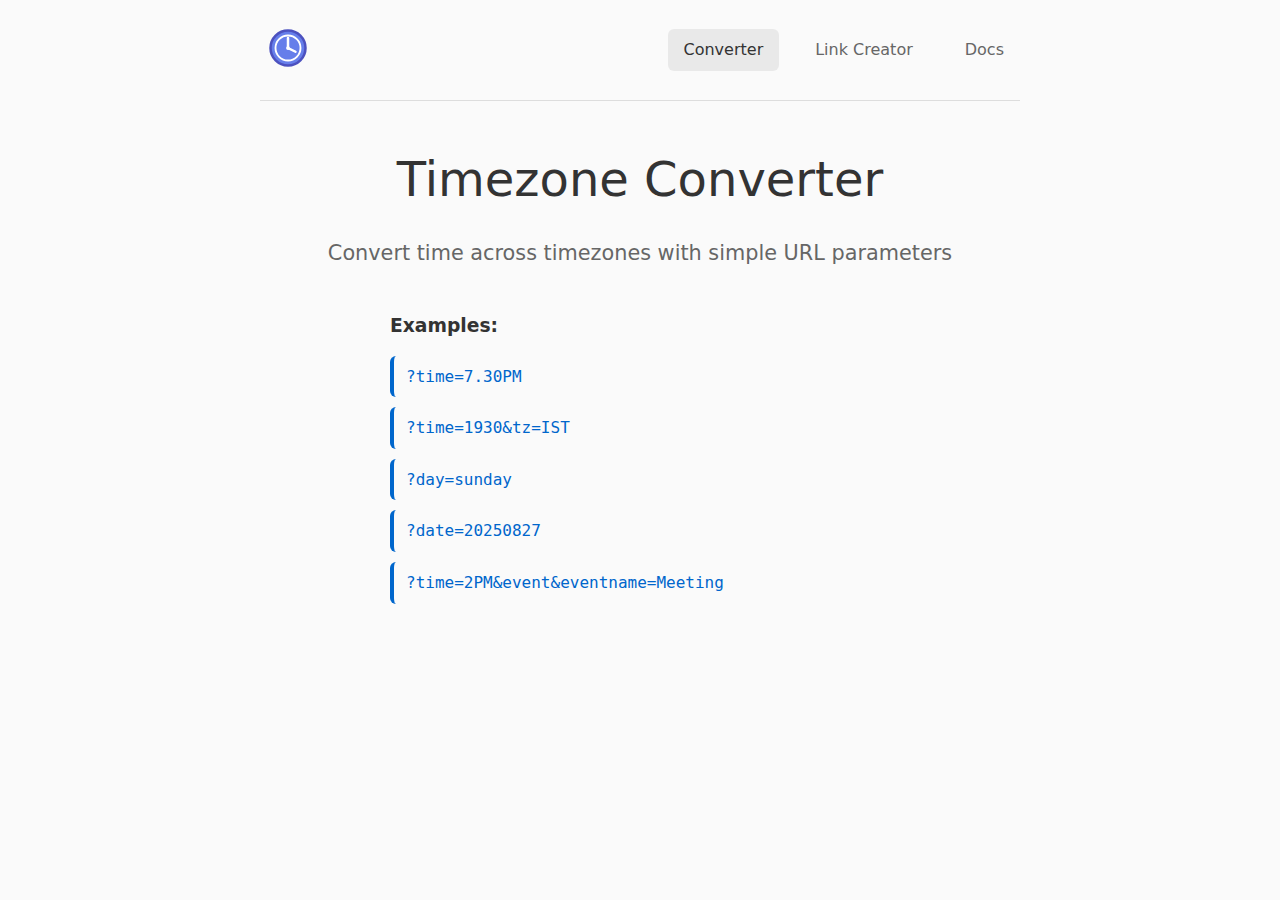
<file: index.html>
<!DOCTYPE html>
<html lang="en">
<head>
    <meta charset="UTF-8">
    <meta name="viewport" content="width=device-width, initial-scale=1.0">
    <title>Timezone Converter</title>
    <link rel="icon" type="image/svg+xml" href="logo.svg">
    <link rel="stylesheet" href="css/style.css">
</head>
<body>
    <div class="container">
        <header>
            <div class="logo">
                <a href="/"><img src="logo.svg" alt="Timezone Converter" class="logo-img"></a>
            </div>
            <nav id="navigation">
                <a href="/" class="nav-link active">Converter</a>
                <a href="/creator.html" class="nav-link">Link Creator</a>
                <a href="/docs.html" class="nav-link">Docs</a>
            </nav>
        </header>

        <main id="converter-view">
            <div class="result-card" id="result-card" style="display: none;">
                <div class="time-display" id="time-display"></div>
                <div class="date-display" id="date-display"></div>
                <div class="timezone-display" id="timezone-display"></div>
                <div class="countdown" id="countdown" style="display: none;"></div>
                <button id="download-btn" class="download-btn" style="display: none;">
                    📅 Add to Calendar
                </button>
            </div>

            <div class="welcome" id="welcome">
                <h1>Timezone Converter</h1>
                <p>Convert time across timezones with simple URL parameters</p>
                <div class="examples">
                    <h3>Examples:</h3>
                    <div class="example-links">
                        <a href="?time=7.30PM">?time=7.30PM</a>
                        <a href="?time=1930&tz=IST">?time=1930&tz=IST</a>
                        <a href="?day=sunday">?day=sunday</a>
                        <a href="?date=20250827">?date=20250827</a>
                        <a href="?time=2PM&event&eventname=Meeting">?time=2PM&event&eventname=Meeting</a>
                    </div>
                </div>
            </div>
        </main>
    </div>

    <script src="js/timezones.js"></script>
    <script src="js/ical.js"></script>
    <script src="js/app.js"></script>
</body>
</html>
</file>
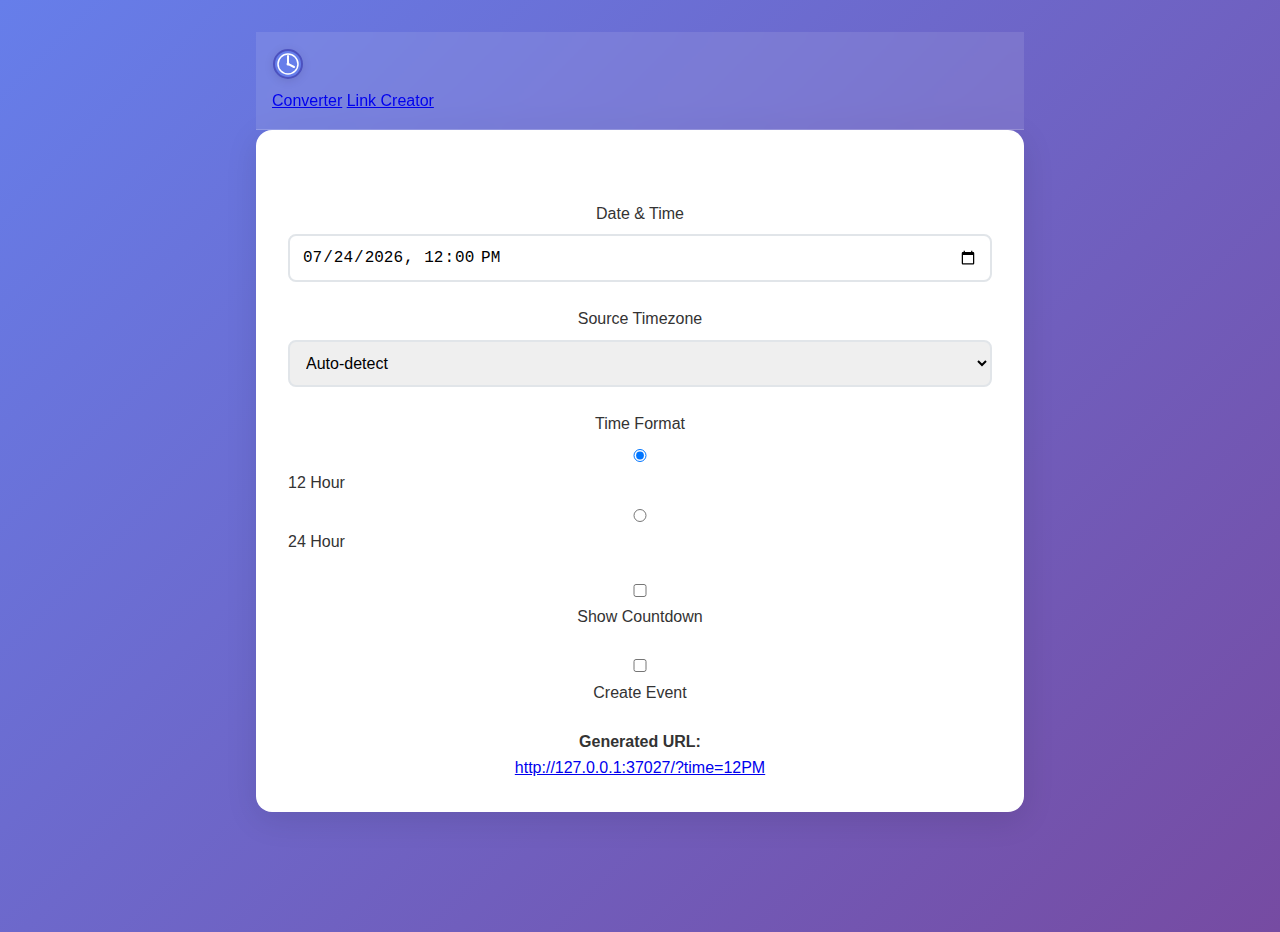
<file: creator.html>
<!DOCTYPE html>
<html lang="en">
<head>
    <meta charset="UTF-8">
    <meta name="viewport" content="width=device-width, initial-scale=1.0">
    <title>Link Creator - Timezone Converter</title>
    <link rel="icon" type="image/svg+xml" href="logo.svg">
    <link rel="stylesheet" href="style.css">
</head>
<body>
    <div class="container">
        <header>
            <div class="logo">
                <a href="./"><img src="logo.svg" alt="Timezone Converter" class="logo-img"></a>
            </div>
            <nav>
                <a href="/" class="nav-link">Converter</a>
                <a href="/creator.html" class="nav-link active">Link Creator</a>
            </nav>
        </header>

        <main>
            <div class="result-card">
                <h1>Create Timezone Link</h1>
                <form id="link-form">
                    <div class="form-group">
                        <label for="datetime">Date & Time</label>
                        <input type="datetime-local" id="datetime" class="form-control">
                    </div>

                    <div class="form-group">
                        <label for="timezone">Source Timezone</label>
                        <select id="timezone" class="form-control">
                            <option value="">Auto-detect</option>
                        </select>
                    </div>

                    <div class="form-group">
                        <label>Time Format</label>
                        <div class="checkbox-group">
                            <div class="checkbox-item">
                                <input type="radio" id="format12" name="format" value="12" checked>
                                <label for="format12">12 Hour</label>
                            </div>
                            <div class="checkbox-item">
                                <input type="radio" id="format24" name="format" value="24">
                                <label for="format24">24 Hour</label>
                            </div>
                        </div>
                    </div>

                    <div class="form-group">
                        <div class="checkbox-item">
                            <input type="checkbox" id="countdown">
                            <label for="countdown">Show Countdown</label>
                        </div>
                    </div>

                    <div class="form-group">
                        <div class="checkbox-item">
                            <input type="checkbox" id="event">
                            <label for="event">Create Event</label>
                        </div>
                    </div>

                    <div id="event-options" style="display: none;">
                        <div class="form-group">
                            <label for="eventname">Event Name</label>
                            <input type="text" id="eventname" class="form-control" placeholder="Meeting">
                        </div>

                        <div class="form-group">
                            <label for="eventdesc">Event Description</label>
                            <textarea id="eventdesc" class="form-control" placeholder="Event details..."></textarea>
                        </div>

                        <div class="form-group">
                            <label for="endtime">End Date & Time</label>
                            <input type="datetime-local" id="endtime" class="form-control">
                        </div>

                        <div class="form-group">
                            <label for="endtimezone">End Timezone</label>
                            <select id="endtimezone" class="form-control">
                                <option value="">Same as start</option>
                            </select>
                        </div>
                    </div>
                </form>

                <div class="generated-url" id="generated-url">
                    Configure options above to generate a link
                </div>
            </div>
        </main>
    </div>

    <script src="js/timezones.js"></script>
    <script src="js/creator.js"></script>
</body>
</html>
</file>
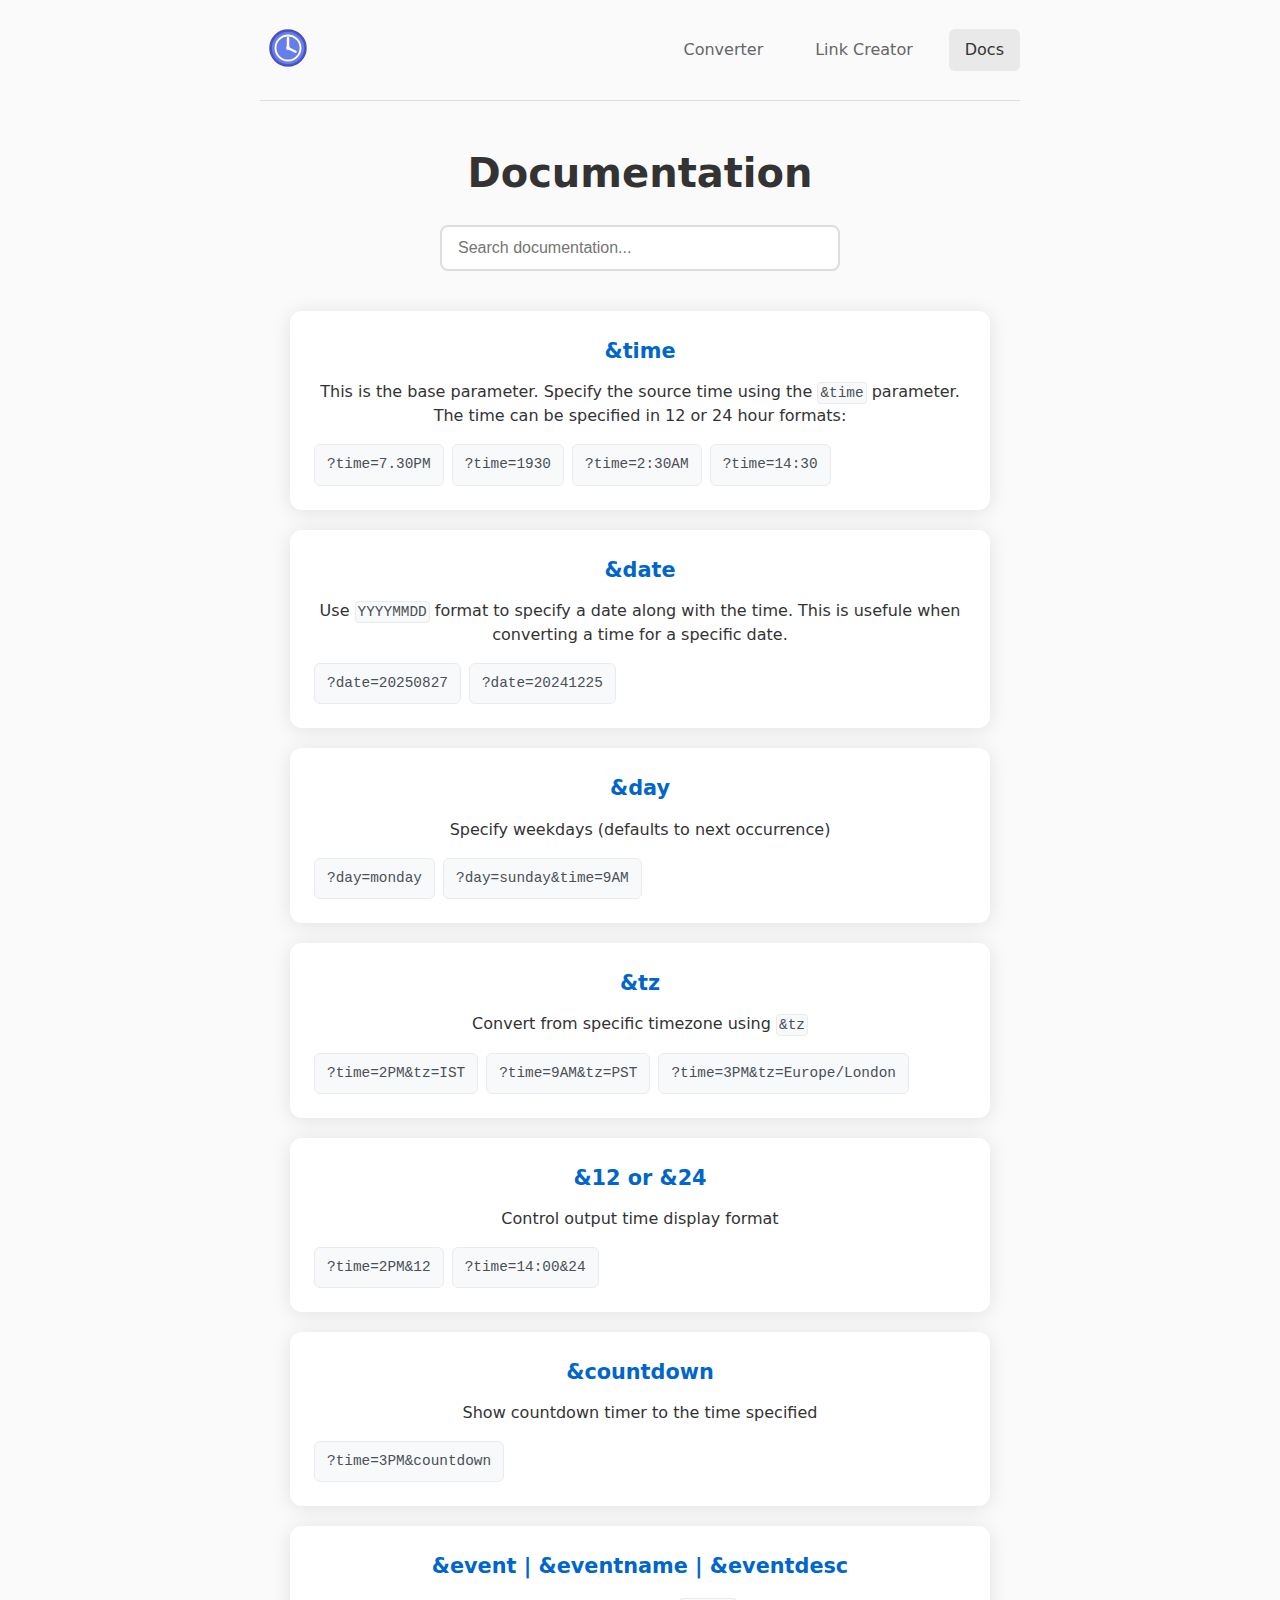
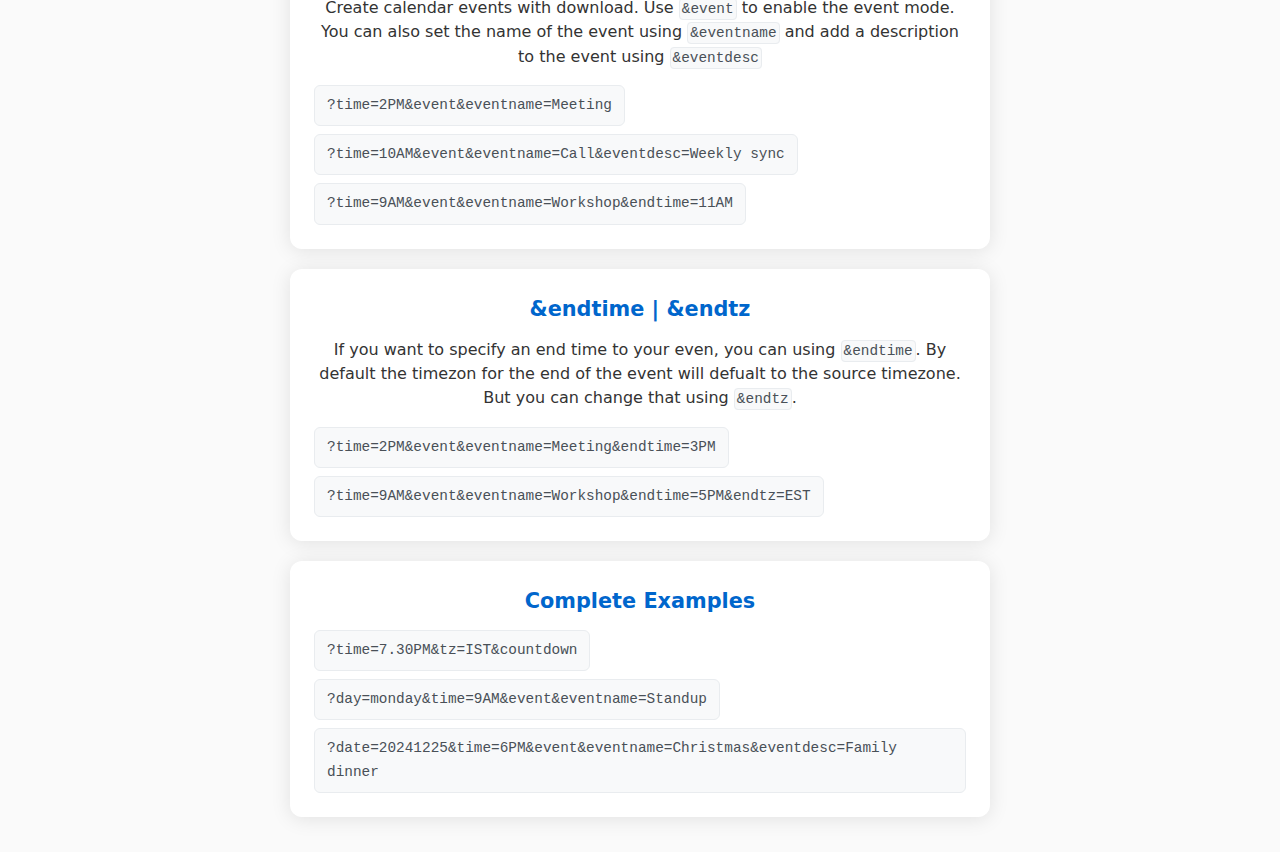
<file: docs.html>
<!DOCTYPE html>
<html lang="en">
<head>
    <meta charset="UTF-8">
    <meta name="viewport" content="width=device-width, initial-scale=1.0">
    <title>Documentation - Timezone Converter</title>
    <link rel="icon" type="image/svg+xml" href="logo.svg">
    <link rel="stylesheet" href="css/style.css">
    <link rel="stylesheet" href="css/docs.css">
</head>
<body>
    <div class="container">
        <header>
            <div class="logo">
                <a href="/"><img src="logo.svg" alt="Timezone Converter" class="logo-img"></a>
            </div>
            <nav>
                <a href="/" class="nav-link">Converter</a>
                <a href="/creator.html" class="nav-link">Link Creator</a>
                <a href="/docs.html" class="nav-link active">Docs</a>
            </nav>
        </header>

        <main>
            <div class="docs-header">
                <h1>Documentation</h1>
                <div class="search-box">
                    <input type="text" id="search" placeholder="Search documentation..." />
                </div>
            </div>

            <div class="docs-content">
                <section class="doc-section" data-keywords="time parameter format">
                    <h2>&time</h2>
                    <p>This is the base parameter. Specify the source time using the <code>&time</code> parameter. The time can be specified in 12 or 24 hour formats:</p>
                    <div class="code-examples">
                        <a href="/?time=7.30PM">?time=7.30PM</a>
                        <a href="/?time=1930">?time=1930</a>
                        <a href="/?time=2:30AM">?time=2:30AM</a>
                        <a href="/?time=14:30">?time=14:30</a>
                    </div>
                </section>

                <section class="doc-section" data-keywords="date parameter format">
                    <h2>&date</h2>
                    <p>Use <code>YYYYMMDD</code> format to specify a date along with the time. This is usefule when converting a time for a specific date.</p>
                    <div class="code-examples">
                        <a href="/?date=20250827">?date=20250827</a>
                        <a href="/?date=20241225">?date=20241225</a>
                    </div>
                </section>

                <section class="doc-section" data-keywords="day parameter weekday">
                    <h2>&day</h2>
                    <p>Specify weekdays (defaults to next occurrence)</p>
                    <div class="code-examples">
                        <a href="/?day=monday">?day=monday</a>
                        <a href="/?day=sunday&time=9AM">?day=sunday&time=9AM</a>
                    </div>
                </section>

                <section class="doc-section" data-keywords="timezone parameter tz">
                    <h2>&tz</h2>
                    <p>Convert from specific timezone using <code>&tz</code></p>
                    <div class="code-examples">
                        <a href="/?time=2PM&tz=IST">?time=2PM&tz=IST</a>
                        <a href="/?time=9AM&tz=PST">?time=9AM&tz=PST</a>
                        <a href="/?time=3PM&tz=Europe/London">?time=3PM&tz=Europe/London</a>
                    </div>
                </section>

                <section class="doc-section" data-keywords="format 12 24 hour">
                    <h2>&12 or &24</h2>
                    <p>Control output time display format</p>
                    <div class="code-examples">
                        <a href="/?time=2PM&12">?time=2PM&12</a>
                        <a href="/?time=14:00&24">?time=14:00&24</a>
                    </div>
                </section>

                <section class="doc-section" data-keywords="countdown timer">
                    <h2>&countdown</h2>
                    <p>Show countdown timer to the time specified</p>
                    <div class="code-examples">
                        <a href="/?time=3PM&countdown">?time=3PM&countdown</a>
                    </div>
                </section>

                <section class="doc-section" data-keywords="event calendar ical">
                    <h2>&event | &eventname | &eventdesc</h2>
                    <p>Create calendar events with download. Use <code>&event</code> to enable the event mode. You can also set the name of the event using <code>&eventname</code> and add a description to the event using <code>&eventdesc</code></p>
                    <div class="code-examples">
                        <a href="/?time=2PM&event&eventname=Meeting">?time=2PM&event&eventname=Meeting</a>
                        <a href="/?time=10AM&event&eventname=Call&eventdesc=Weekly sync">?time=10AM&event&eventname=Call&eventdesc=Weekly sync</a>
                        <a href="/?time=9AM&event&eventname=Workshop&endtime=11AM">?time=9AM&event&eventname=Workshop&endtime=11AM</a>
                    </div>
                </section>

                <section class="doc-section" data-keywords="end time duration">
                    <h2>&endtime | &endtz</h2>
                    <p>If you want to specify an end time to your even, you can using <code>&endtime</code>. By default the timezon for the end of the event will defualt to the source timezone. But you can change that using <code>&endtz</code>.</p>
                    <div class="code-examples">
                        <a href="/?time=2PM&event&eventname=Meeting&endtime=3PM">?time=2PM&event&eventname=Meeting&endtime=3PM</a>
                        <a href="/?time=9AM&event&eventname=Workshop&endtime=5PM&endtz=EST">?time=9AM&event&eventname=Workshop&endtime=5PM&endtz=EST</a>
                    </div>
                </section>

                <section class="doc-section" data-keywords="examples usage">
                    <h2>Complete Examples</h2> 
                    <div class="code-examples">
                        <a href="/?time=7.30PM&tz=IST&countdown">?time=7.30PM&tz=IST&countdown</a>
                        <a href="/?day=monday&time=9AM&event&eventname=Standup">?day=monday&time=9AM&event&eventname=Standup</a>
                        <a href="/?date=20241225&time=6PM&event&eventname=Christmas&eventdesc=Family dinner">?date=20241225&time=6PM&event&eventname=Christmas&eventdesc=Family dinner</a>
                    </div>
                </section>
            </div>
        </main>
    </div>

    <script src="js/docs.search.js"></script>
</body>
</html>
</file>
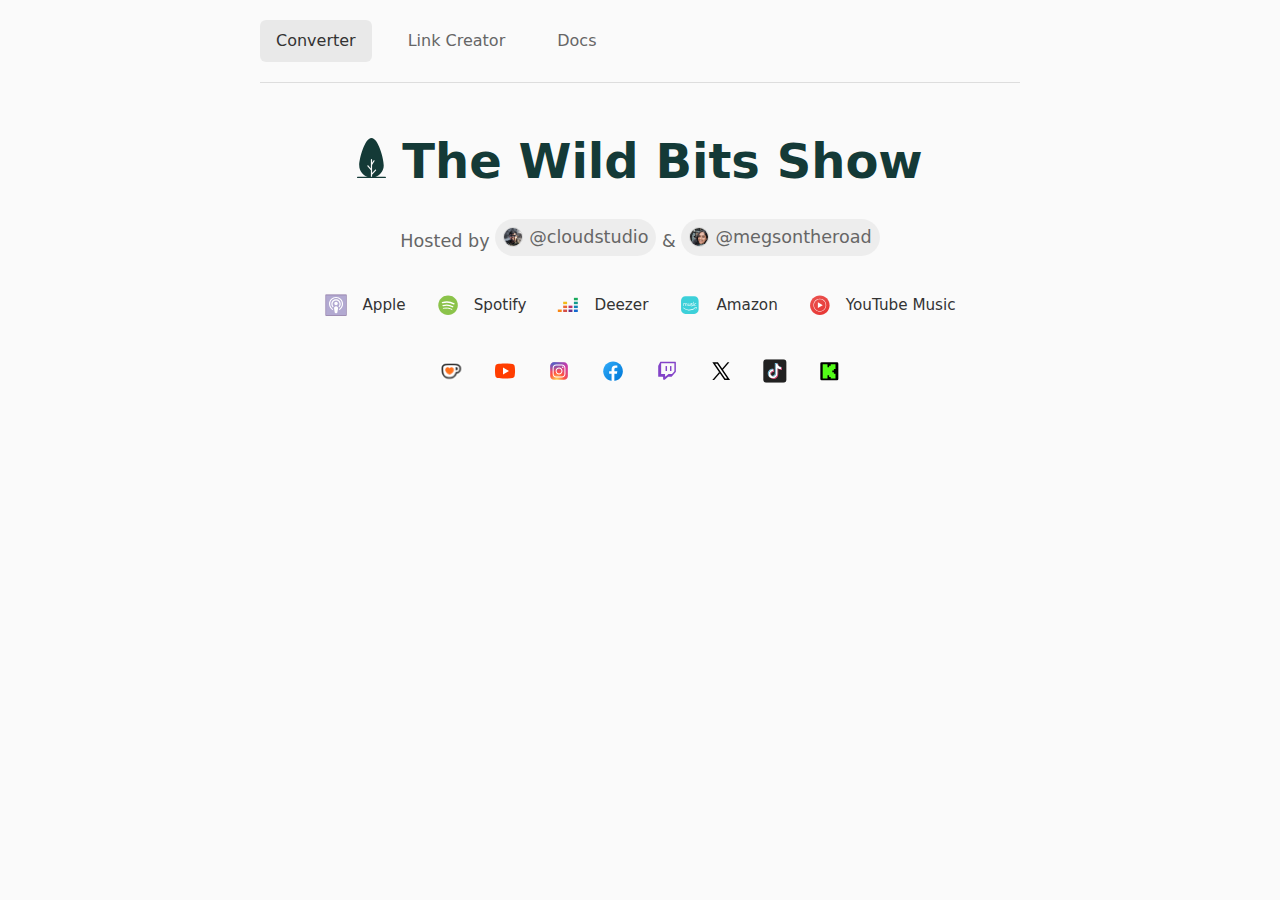
<file: show.html>
<!DOCTYPE html>
<html lang="en">
<head>
    <meta charset="UTF-8">
    <meta name="viewport" content="width=device-width, initial-scale=1.0">
    
    <!-- Google SEO Meta Tags -->
    <meta name="description" content="Convert time across timezones with simple URL parameters. Easy timezone conversion tool with calendar integration and link sharing capabilities.">
    <meta name="keywords" content="timezone converter, time converter, timezone, time, calendar, UTC, IST, EST, PST, GMT">
    <meta name="author" content="Timezone Converter">
    <meta name="robots" content="index, follow">
    <meta name="googlebot" content="index, follow">
    
    <!-- Open Graph Meta Tags for Social Media -->
    <meta property="og:title" content="time.dmg.li">
    <meta property="og:description" content="Convert time across timezones with simple URL parameters. Easy timezone conversion tool with calendar integration and link sharing capabilities.">
    <meta property="og:type" content="website">
    <meta property="og:url" content="https://time.dmg.li">
    <meta property="og:image" content="https://time.dmg.li/media/time.dmg.li.png">
    <meta property="og:image:width" content="1200">
    <meta property="og:image:height" content="630">
    <meta property="og:site_name" content="time.dmg.li">
    
    <!-- Twitter Card Meta Tags -->
    <meta name="twitter:card" content="summary_large_image">
    <meta name="twitter:title" content="Timezone Converter">
    <meta name="twitter:description" content="Convert time across timezones with simple URL parameters. Easy timezone conversion tool with calendar integration and link sharing capabilities.">
    <meta name="twitter:image" content="https://time.dmg.li/media/time.dmg.li.png">
    
    <!-- Additional SEO Meta Tags -->
    <meta name="theme-color" content="#007bff">
    <meta name="msapplication-TileColor" content="#007bff">
    <link rel="canonical" href="https://time.dmg.li">
    
    <title>The Wild Bits Show</title>
    <link rel="icon" type="image/svg+xml" href="/media/twb/logomark-dark.svg">
    <link rel="stylesheet" href="css/style.css">

    <style>
        .header { display: flex; justify-content: space-between; align-items: center; margin-bottom: 40px; padding-bottom: 20px; }
        .logo { display: flex; align-items: center; padding: 8px 8px 4px; border-radius: 6px; }
        .logo:hover { background: var(--hover-bg); }
        .logo-img { height: 40px; width: auto; }
        .show-logo { font-size: 3rem; font-weight: bold; color: #143a37; margin-bottom: 20px; text-align: center; }
        .show-logo svg { height: 60px; width: auto; margin-right: 15px; vertical-align: middle; }
        .hosted-by { text-align: center; color: var(--text-color-secondary); margin-bottom: 30px; font-size: 1.1rem; }
        .show-info { background: var(--card-bg); border-radius: 12px; padding: 30px; box-shadow: var(--shadow); margin-bottom: 20px; }
        .live-status { background: #143a37; color: white; padding: 15px; border-radius: 8px; margin: 20px 0; font-size: 1.5rem; font-weight: bold; }
        .youtube-embed { margin: 20px 0; }
        .comment-section { background: var(--card-bg); border-radius: 12px; padding: 20px; margin-top: 20px; }
        .comment-form { display: flex; gap: 10px; margin-top: 15px; }
        .comment-form input { flex: 1; padding: 10px; border: 1px solid var(--border-color); border-radius: 6px; }
        .comment-form button { padding: 10px 20px; background: var(--accent-color); color: white; border: none; border-radius: 6px; cursor: pointer; }
        .logo { display: none; }

        /* New styles for app & social link blocks */
        .links-row { display:flex; justify-content:center; gap:28px; align-items:center; margin-top: 18px; margin-bottom: 6px; flex-wrap:wrap; }
        .apps, .socials { display:flex; gap:12px; align-items:center; }
        .app-link, .social-link { display:inline-flex; align-items:center; gap:8px; padding:6px 8px; border-radius:8px; text-decoration:none; color:inherit; font-size:0.95rem; border:1px solid transparent; transition:background .15s, box-shadow .15s, transform .06s; }
        .app-link svg, .social-link svg { width:22px; height:22px; display:block; }
        .app-link:hover, .social-link:hover { transform: translateY(-2px); box-shadow: 0 6px 16px rgba(0,0,0,0.08); background: rgba(0,0,0,0.02); border-color: rgba(0,0,0,0.04); }
        .apps .label { display:none; } /* hide text label on small apps area to keep compact; remove if you want labels visible */
        .hosted-by a { display: inline-flex; align-items: center; gap: 6px; text-decoration: none; color: inherit; padding: 4px 8px; border-radius: 20px; background: rgba(0,0,0,0.05); transition: all 0.2s ease; }
        .hosted-by a:hover { background: rgba(0,0,0,0.1); transform: translateY(-1px); }
        .hosted-by img { width: 20px; height: 20px; border-radius: 50%; border: 1px solid rgba(0,0,0,0.1); object-fit: cover; }
        @media (min-width:720px) {
            .apps .label { display:inline-block; font-size:0.95rem; margin-left:6px; }
        }
    </style>
</head>
<body>
    <div class="container">
        <header>
            <div class="logo">
                <a href="/"><img src="logo.svg" alt="Timezone Converter" class="logo-img"></a>
            </div>
            <nav id="navigation">
                <a href="/" class="nav-link active">Converter</a>
                <a href="/creator.html" class="nav-link">Link Creator</a>
                <a href="/docs.html" class="nav-link">Docs</a>
            </nav>
        </header>

        <main id="converter-view">
            <div class="show-logo">
                <img src="media/twb/logomark-dark.svg" alt="Timezone Converter" class="logo-img">
                The Wild Bits Show
            </div>

            <div class="hosted-by">
                Hosted by <a href="https://www.instagram.com/cloudstudio/"><img src="media/twb/cloudstudio.png" alt="@cloudstudio" onerror="this.style.display='none'">@cloudstudio</a> 
                & 
                <a href="https://www.instagram.com/megsontheroad/"><img src="media/twb/megsontheroad.png" alt="@megsontheroad" onerror="this.style.display='none'">@megsontheroad</a>
            </div>

            <!-- INSERTED: Podcast app links + social links -->
            <div class="links-row" aria-hidden="false">
                <div class="apps" role="list" aria-label="Podcast apps">
                    <!-- Apple Podcasts -->
                    <a class="app-link" role="listitem" href="https://podcasts.apple.com/in/podcast/the-wild-bits-show/id1826380029" target="_blank" title="Apple Podcasts" aria-label="Apple Podcasts">
                        <!-- Apple Podcasts SVG (simplified) -->
                        <img src="media/twb/podcasts-podcasts.svg" alt="Apple Podcasts" width="24" height="24">
                        <span class="label">Apple</span>
                    </a>

                    <!-- Spotify -->
                    <a class="app-link" role="listitem" href="https://open.spotify.com/show/2GJof19NuiOV5RYATX5pQV" target="_blank" title="Spotify" aria-label="Spotify">
                        <img src="media/twb/podcasts-spotify.svg" alt="Spotify" width="24" height="24">
                        <span class="label">Spotify</span>
                    </a>

                    <!-- Deezer -->
                    <a class="app-link" role="listitem" href="https://deezer.com/show/1002035561" target="_blank" title="Deezer" aria-label="Deezer">
                        <img src="media/twb/podcasts-deezer.svg" alt="Deezer" width="24" height="24">
                        <span class="label">Deezer</span>
                    </a>

                    <!-- Amazon Music -->
                    <a class="app-link" role="listitem" href="https://music.amazon.in/podcasts/3892250c-1974-426b-8804-e9528a6b7777/the-wild-bits-show" target="_blank" title="Amazon Music" aria-label="Amazon Music">
                        <img src="media/twb/podcasts-amazon_music.svg" alt="Amazon Music" width="24" height="24">
                        <span class="label">Amazon</span>
                    </a>

                    <!-- YouTube Music -->
                    <a class="app-link" role="listitem" href="https://music.youtube.com/playlist?list=PL7P-i-Q5_VukYcba664yuabh7ALTKaw-d" target="_blank" title="YouTube Music" aria-label="YouTube Music">
                        <img src="media/twb/podcasts-youtube_music.svg" alt="YouTube Music" width="24" height="24">
                        <span class="label">YouTube Music</span>
                    </a>
                </div>

                <div class="socials" role="list" aria-label="Social links">
                    <!-- Ko-fi -->
                    <a class="social-link" role="listitem" href="https://ko-fi.com/thewildbits" target="_blank" title="Ko-fi" aria-label="Ko-fi">
                        <img src="media/twb/ko-fi.svg" alt="Ko-fi" width="24" height="24">
                    </a>

                    <!-- YouTube -->
                    <a class="social-link" role="listitem" href="https://www.youtube.com/@thewildbits" target="_blank" title="YouTube" aria-label="YouTube">
                        <img src="media/twb/social-youtube.svg" alt="YouTube" width="24" height="24">
                    </a>

                    <!-- Instagram -->
                    <a class="social-link" role="listitem" href="https://www.instagram.com/thewildbitsprod/" target="_blank" title="Instagram" aria-label="Instagram">
                        <img src="media/twb/social-instagram.svg" alt="Instagram" width="24" height="24">
                    </a>

                    <!-- Facebook -->
                    <a class="social-link" role="listitem" href="https://www.facebook.com/thewildbitsprod/" target="_blank" title="Facebook" aria-label="Facebook">
                        <img src="media/twb/social-facebook.svg" alt="Facebook" width="24" height="24">
                    </a>

                    <!-- Twitch -->
                    <a class="social-link" role="listitem" href="https://www.twitch.tv/thewildbitsprod/" target="_blank" title="Twitch" aria-label="Twitch">
                        <img src="media/twb/social-twitch.svg" alt="Twitch" width="24" height="24">
                    </a>

                    <!-- X (Twitter) -->
                    <a class="social-link" role="listitem" href="https://x.com/thewildbitsprod" target="_blank" title="X (Twitter)" aria-label="X">
                        <img src="media/twb/social-x.svg" alt="X" width="24" height="24">
                    </a>

                    <!-- TikTok -->
                    <a class="social-link" role="listitem" href="https://www.tiktok.com/@thewildbitsprod" target="_blank" title="TikTok" aria-label="TikTok">
                        <img src="media/twb/social-tiktok.svg" alt="TikTok" width="24" height="24">
                    </a>

                    <!-- Kick -->
                    <a class="social-link" role="listitem" href="https://www.kick.com/thewildbitsprod" target="_blank" title="Kick" aria-label="Kick">
                        <img src="media/twb/social-kick.svg" alt="Kick" width="24" height="24">
                    </a>
                </div>
            </div>
            <!-- END INSERT -->

            <br><br>

            <div class="result-card" id="result-card" style="display: none;">
                <iframe 
                    src="https://www.youtube.com/embed/live_stream?channel=UCViBwsOJfQRkVjmKuYLgjqA&autoplay=1" 
                    title="The Wild Bits Show"
                    id="twb-show-live-embed"
                    frameborder="0" 
                    allow="accelerometer; autoplay; clipboard-write; encrypted-media; gyroscope; picture-in-picture; web-share" 
                    referrerpolicy="strict-origin-when-cross-origin" 
                    allowfullscreen
                    style="width:100%; aspect-ratio:16/9; border:0;display:none;">
                </iframe>
                <div class="time-display" id="time-display"></div>
                <div class="date-display" id="date-display"></div>
                <div class="timezone-display" id="timezone-display"></div>
                <div class="countdown" id="countdown" style="display: none;"></div>
                <button id="download-btn" class="download-btn" style="display: none;">
                    📅 Add to Calendar
                </button>
            </div>

            <div class="welcome" id="welcome"></div>
        </main>
    </div>
    
    <script src="js/timezones.js"></script>
    <script src="js/ical.js"></script>
    <script src="js/app.js"></script>
    <script>
        const observer = new MutationObserver(() => {
            const element = document.getElementById('countdown');
            if (element && element.textContent.trim() === 'Event has started!') {
                ['time-display', 'date-display', 'timezone-display'].forEach(id => document.getElementById(id)?.style.setProperty('display', 'none'));
                document.getElementById('twb-show-live-embed').style.display = 'block';
                observer.disconnect();
            }
        });
        observer.observe(document.body, {childList: true, subtree: true, characterData: true});
    </script>
</body>
</html>
</file>
<file: css/style.css>
:root {
  --primary-font: 'Segoe UI', system-ui, sans-serif;
  --text-color: #333;
  --text-color-secondary: #666;
  --bg-color: #fafafa;
  --border-color: #ddd;
  --hover-bg: #e9e9e9;
  --card-bg: white;
  --code-bg: #f8f9fa;
  --code-text-color: #495057;
  --code-bg-hover: #ebebeb;
  --example-bg-hover: #e9f5ff;
  --accent-color: #0066cc;
  --shadow: 0 2px 20px rgba(0,0,0,0.1);
}

* { margin: 0; padding: 0; box-sizing: border-box; }
body { font-family: var(--primary-font); line-height: 1.6; color: var(--text-color); background: var(--bg-color); }
.container { max-width: 800px; margin: 0 auto; padding: 20px; min-height: 100vh; }
header { display: flex; justify-content: space-between; align-items: center; margin-bottom: 40px; padding-bottom: 20px; border-bottom: 1px solid var(--border-color); }
.logo { display: flex; align-items: center; padding: 8px 8px 4px; border-radius: 6px;}
.logo:hover { background: var(--hover-bg); }
.logo-img { height: 40px; width: auto; }
nav { display: flex; gap: 20px; }
.nav-link { text-decoration: none; color: var(--text-color-secondary); font-weight: 500; padding: 8px 16px; border-radius: 6px; transition: all 0.2s; }
.nav-link:hover, .nav-link.active { color: var(--text-color); background: var(--hover-bg); }
main { text-align: center; }
.result-card { background: var(--card-bg); border-radius: 12px; padding: 40px; box-shadow: var(--shadow); margin-bottom: 40px; }
.time-display { font-size: 5rem; font-weight: 700; color: var(--text-color); margin-bottom: 10px; }
.date-display { font-size: 1.5rem; color: #666; margin-bottom: 5px; }
.timezone-display { font-size: 1.2rem; color: #888; margin-bottom: 20px; }
.countdown { font-size: 2rem; color: var(--text-color); margin: 20px 0; padding: 20px; background: var(--code-bg); border-radius: 8px; border: 1px solid #e9ecef; }
.download-btn { background: var(--text-color); color: var(--bg-color); border: none; padding: 12px 24px; border-radius: 8px; font-size: 1.1rem; cursor: pointer; transition: all 0.2s; }
.download-btn:hover { background: var(--code-text-color); }
.welcome h1 { font-size: 3rem; font-weight: 300; margin-bottom: 20px; }
.welcome p { font-size: 1.3rem; color: #666; margin-bottom: 40px; }
.examples { text-align: left; max-width: 500px; margin: 0 auto; }
.examples h3 { margin-bottom: 15px; color: var(--text-color); }
.example-links { display: flex; flex-direction: column; gap: 10px; }
.example-links a { font-family: 'Monaco', 'Menlo', monospace; color: var(--accent-color); text-decoration: none; padding: 8px 12px; background: var(--accent-bg); border-radius: 6px; border-left: 4px solid var(--accent-color); }
.example-links a:hover { background: var(--example-bg-hover); }
.form-group { margin-bottom: 20px; text-align: left; }
.form-group label { display: block; margin: 8px 0; font-weight: 500; color: var(--text-color); }
.form-control { color: var(--text-color); width: 100%; padding: 12px; border: 1px solid var(--border-color); border-radius: 6px; font-size: 1rem; background: var(--card-bg); }
.form-control:focus { color: var(--text-color); outline: none; border-color: var(--accent-color); box-shadow: 0 0 0 2px rgba(0,102,204,0.1); }
.checkbox-group { display: flex; gap: 20px; margin-top: 10px; }
.checkbox-item { display: flex; align-items: center; gap: 8px; }
.generated-url { background: var(--bg-color); padding: 20px; border-radius: 8px; font-family: monospace; word-break: break-all; margin-top: 20px; color: var(--text-color); }
.generated-url a { color: var(--accent-color); }
@media (max-width: 600px) {
  .container { padding: 15px; }
  header { flex-direction: column; gap: 20px; text-align: center; }
  .time-display { font-size: 3rem; }
  .welcome h1 { font-size: 2.5rem; }
  nav { justify-content: center; }
  .checkbox-group { flex-direction: column; gap: 10px; }
}
@media (prefers-color-scheme: dark) {
  :root { 
    --text-color: #e4e4e4; 
    --bg-color: #121212;
    --border-color: #626262;
    --hover-bg: #3e3e3e; 
    --card-bg: #1a1a1a; 
    --code-bg: #212325; 
    --code-text-color: #a0a6ac;
    --code-bg-hover: #16181a; 
    --example-bg-hover: #0d2a42; 
    --accent-color: #4da3ff; 
    --shadow: 0 2px 20px rgba(0,0,0,0.6); 
  }

  .countdown {
    border: none;
  }
}
</file>
<file: css/docs.css>
/* Documentation page styles */
.docs-header { text-align: center; margin-bottom: 40px; }
.docs-header h1 { font-size: 2.5rem; margin-bottom: 20px; }
.search-box { max-width: 400px; margin: 0 auto; }
.search-box input { width: 100%; padding: 12px 16px; border: 2px solid var(--border-color); border-radius: 8px; font-size: 1rem; }
.search-box input:focus { outline: none; border-color: var(--accent-color); box-shadow: 0 0 0 3px rgba(0,102,204,0.1); }

.docs-content { max-width: 700px; margin: 0 auto; }
.doc-section { background: var(--card-bg); border-radius: 12px; padding: 24px; margin-bottom: 20px; box-shadow: var(--shadow); }
.doc-section h2 { color: var(--accent-color); margin-bottom: 12px; font-size: 1.3rem; }
.doc-section p { margin-bottom: 16px; color: var(--text-color); line-height: 1.5; }

code { text-decoration: none; background: var(--code-bg); padding: 2px; font-family: 'Monaco', 'Menlo', monospace; font-size: 0.9rem; color: #495057; border: 1px solid #e9ecef; text-align: left; border-radius: 4px; }
.code-examples { display: flex; flex-wrap: wrap; gap: 8px; margin-top: 12px; }
.code-examples a { text-decoration: none; border-left: 4px solid var(--accent-color); background: var(--code-bg); padding: 8px 12px; border-radius: 6px; font-family: 'Monaco', 'Menlo', monospace; font-size: 0.9rem; color: #495057; border: 1px solid #e9ecef; text-align: left }
.code-examples a:hover { background: var(--code-bg-hover); }

/* Responsive design */
@media (max-width: 600px) {
  .docs-header h1 { font-size: 2rem; }
  .doc-section { padding: 20px; }
  .code-examples { flex-direction: column; }
  .code-examples a { text-align: left; }
}
</file>
<file: style.css>
/* Reset and base styles */
* {
    margin: 0;
    padding: 0;
    box-sizing: border-box;
}

body {
    font-family: -apple-system, BlinkMacSystemFont, 'Segoe UI', Roboto, sans-serif;
    line-height: 1.6;
    color: #333;
    background: linear-gradient(135deg, #667eea 0%, #764ba2 100%);
    min-height: 100vh;
}

/* Header */
header {
    background: rgba(255, 255, 255, 0.1);
    backdrop-filter: blur(10px);
    padding: 1rem;
    border-bottom: 1px solid rgba(255, 255, 255, 0.2);
}

.logo-container {
    display: flex;
    align-items: center;
    gap: 0.75rem;
    max-width: 1200px;
    margin: 0 auto;
}

.logo {
    color: white;
    filter: drop-shadow(0 2px 4px rgba(0,0,0,0.1));
}

h1 {
    color: white;
    font-size: 1.5rem;
    font-weight: 600;
}

/* Main container */
.container {
    max-width: 800px;
    margin: 2rem auto;
    padding: 0 1rem;
}

/* Navigation tabs */
.nav-tabs {
    display: flex;
    background: rgba(255, 255, 255, 0.1);
    border-radius: 12px;
    padding: 4px;
    margin-bottom: 2rem;
}

.tab {
    flex: 1;
    padding: 0.75rem 1rem;
    background: none;
    border: none;
    color: rgba(255, 255, 255, 0.7);
    cursor: pointer;
    border-radius: 8px;
    font-size: 0.9rem;
    transition: all 0.2s;
}

.tab.active {
    background: white;
    color: #333;
    box-shadow: 0 2px 8px rgba(0,0,0,0.1);
}

/* Tab content */
.tab-content {
    display: none;
}

.tab-content.active {
    display: block;
    animation: fadeIn 0.3s;
}

@keyframes fadeIn {
    from { opacity: 0; transform: translateY(10px); }
    to { opacity: 1; transform: translateY(0); }
}

/* Result card */
.result-card {
    background: white;
    border-radius: 16px;
    padding: 2rem;
    box-shadow: 0 8px 32px rgba(0,0,0,0.1);
    text-align: center;
    min-height: 200px;
    display: flex;
    flex-direction: column;
    justify-content: center;
}

.placeholder {
    color: #666;
    font-size: 1.1rem;
}

.time-display {
    font-size: 2.5rem;
    font-weight: bold;
    color: #333;
    margin-bottom: 0.5rem;
}

.date-display {
    font-size: 1.2rem;
    color: #666;
    margin-bottom: 0.25rem;
}

.timezone-display {
    font-size: 1rem;
    color: #888;
}

/* Countdown */
.countdown {
    font-size: 1.8rem;
    color: #667eea;
    font-weight: bold;
    margin-top: 1rem;
}

/* Form styles */
.form-container {
    background: white;
    border-radius: 16px;
    padding: 2rem;
    box-shadow: 0 8px 32px rgba(0,0,0,0.1);
}

.form-group {
    margin-bottom: 1.5rem;
}

label {
    display: block;
    margin-bottom: 0.5rem;
    font-weight: 500;
    color: #333;
}

input, select, textarea {
    width: 100%;
    padding: 0.75rem;
    border: 2px solid #e1e5e9;
    border-radius: 8px;
    font-size: 1rem;
    transition: border-color 0.2s;
}

input:focus, select:focus, textarea:focus {
    outline: none;
    border-color: #667eea;
}

textarea {
    resize: vertical;
    min-height: 80px;
}

/* Checkbox group */
.checkbox-group {
    display: flex;
    flex-direction: column;
    gap: 0.5rem;
}

.checkbox-group label {
    display: flex;
    align-items: center;
    margin-bottom: 0;
}

.checkbox-group input[type="checkbox"] {
    width: auto;
    margin-right: 0.5rem;
}

/* Buttons */
.btn-primary, .btn-secondary {
    padding: 0.75rem 1.5rem;
    border: none;
    border-radius: 8px;
    font-size: 1rem;
    cursor: pointer;
    transition: all 0.2s;
}

.btn-primary {
    background: #667eea;
    color: white;
}

.btn-primary:hover {
    background: #5a6fd8;
    transform: translateY(-1px);
}

.btn-secondary {
    background: #f8f9fa;
    color: #333;
    border: 1px solid #e1e5e9;
}

.btn-secondary:hover {
    background: #e9ecef;
}

/* Generated link */
.generated-link {
    margin-top: 1.5rem;
    padding: 1rem;
    background: #f8f9fa;
    border-radius: 8px;
}

.link-output {
    display: flex;
    gap: 0.5rem;
    margin-top: 0.5rem;
}

.link-output input {
    flex: 1;
    margin-bottom: 0;
}

/* Event actions */
.event-actions {
    margin-top: 1rem;
}

/* Utility classes */
.hidden {
    display: none !important;
}

/* Responsive */
@media (max-width: 768px) {
    .container {
        margin: 1rem auto;
        padding: 0 0.5rem;
    }
    
    .result-card, .form-container {
        padding: 1.5rem;
    }
    
    .time-display {
        font-size: 2rem;
    }
    
    .link-output {
        flex-direction: column;
    }
}
</file>
